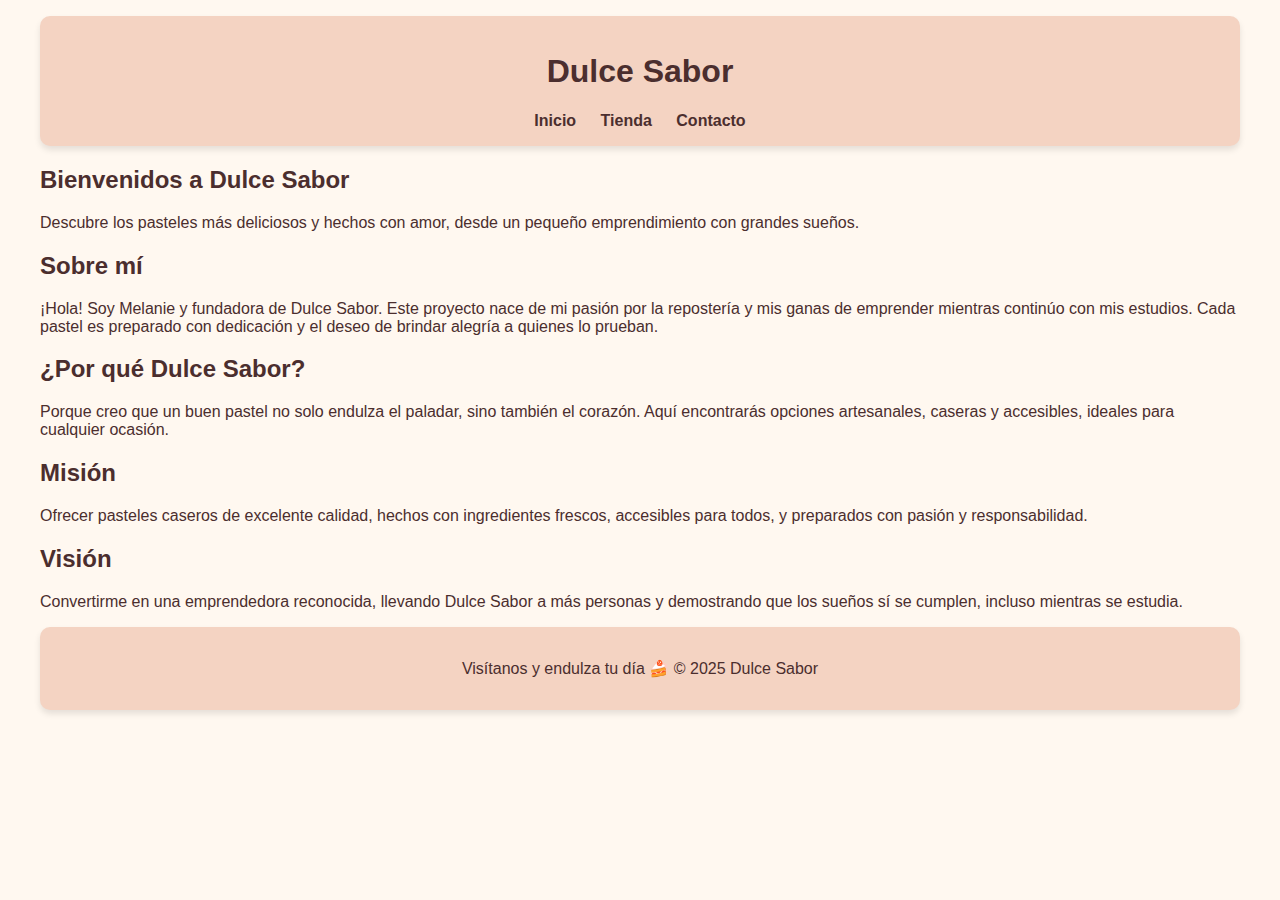
<file: index.html>
<!DOCTYPE html>
<html lang="es">
  <head>
    <meta charset="UTF-8" />
    <title>Dulce Sabor</title>
    <link rel="stylesheet" href="css/estilos.css" />
  </head>
  <body>
    <div class="container">
      <header>
        <h1>Dulce Sabor</h1>
        <nav>
          <a href="index.html">Inicio</a>
          <a href="tienda.html">Tienda</a>
          <a href="contacto.html">Contacto</a>
        </nav>
      </header>

      <main>
        <section>
          <h2>Bienvenidos a Dulce Sabor</h2>
          <p>Descubre los pasteles más deliciosos y hechos con amor, desde un pequeño emprendimiento con grandes sueños.</p>
        </section>
      
        <section>
          <h2>Sobre mí</h2>
          <p>
            ¡Hola! Soy Melanie y fundadora de Dulce Sabor. Este proyecto nace de mi pasión por la repostería y mis ganas de emprender mientras continúo con mis estudios. Cada pastel es preparado con dedicación y el deseo de brindar alegría a quienes lo prueban.
          </p>
        </section>
      
        <section>
          <h2>¿Por qué Dulce Sabor?</h2>
          <p>
            Porque creo que un buen pastel no solo endulza el paladar, sino también el corazón. Aquí encontrarás opciones artesanales, caseras y accesibles, ideales para cualquier ocasión.
          </p>
        </section>
      
        <section>
          <h2>Misión</h2>
          <p>
            Ofrecer pasteles caseros de excelente calidad, hechos con ingredientes frescos, accesibles para todos, y preparados con pasión y responsabilidad.
          </p>
        </section>
      
        <section>
          <h2>Visión</h2>
          <p>
            Convertirme en una emprendedora reconocida, llevando Dulce Sabor a más personas y demostrando que los sueños sí se cumplen, incluso mientras se estudia.
          </p>
        </section>
      </main>
      
      <footer>
        <p>Visítanos y endulza tu día 🍰 © 2025 Dulce Sabor</p>
      </footer>
    </div>
  </body>
</html>
</file>
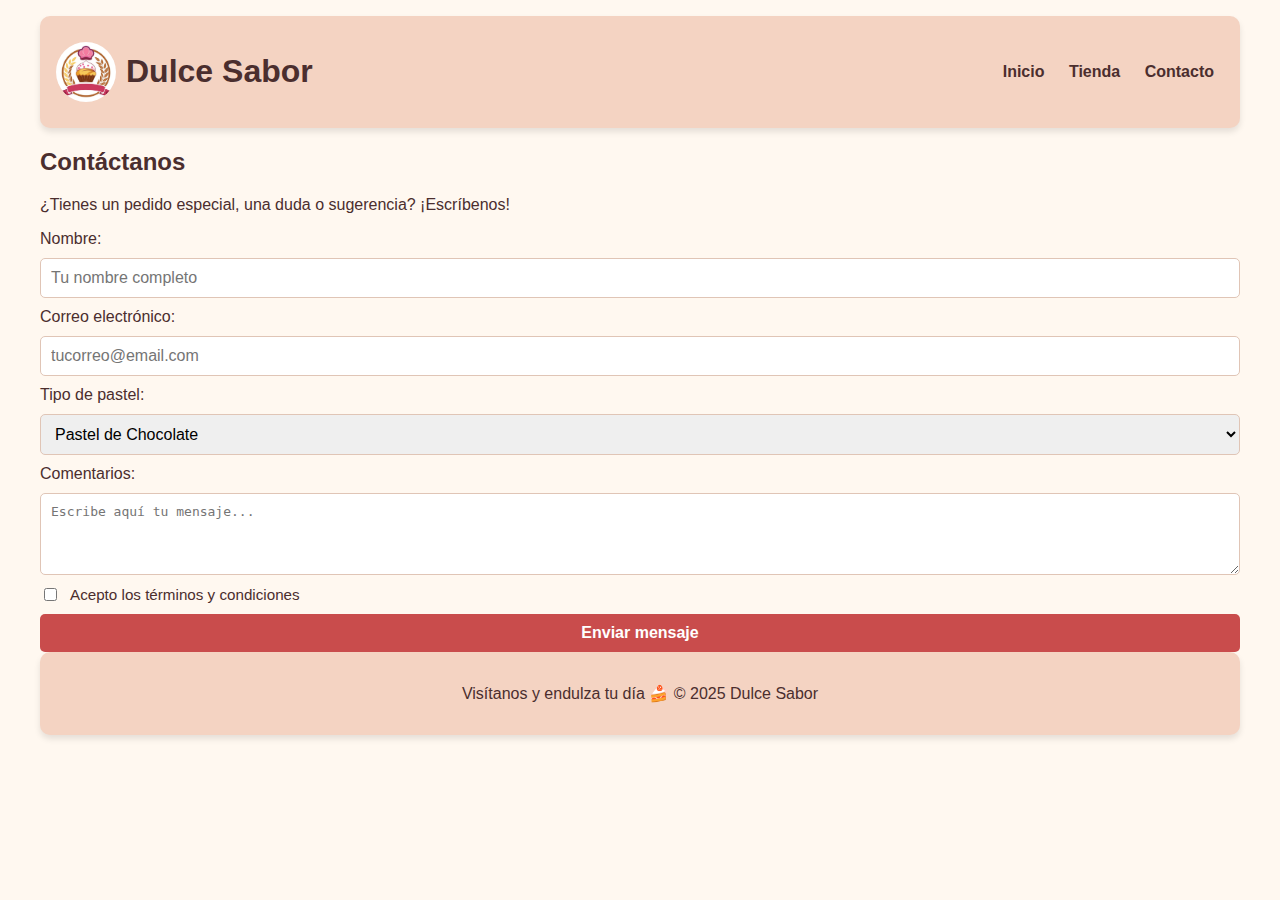
<file: contacto.html>
<!DOCTYPE html>
<html lang="es">
  <head>
    <meta charset="UTF-8" />
    <title>Contacto – Dulce Sabor</title>
    <link rel="stylesheet" href="css/estilos.css" />
    <script src ="js/contacto.js"></script>
  </head>
  <body>
    <div class="container">
      <header class="header-logo">
        <div class="logo-nombre">
          <img src="img/logo.jpg" alt="Logo Dulce Sabor" class="logo-redondo">
          <h1>Dulce Sabor</h1>
        </div>
        <nav>
          <a href="index.html">Inicio</a>
          <a href="tienda.html">Tienda</a>
          <a href="contacto.html">Contacto</a>
        </nav>
      </header>

      <main>
        <h2>Contáctanos</h2>
        <p>¿Tienes un pedido especial, una duda o sugerencia? ¡Escríbenos!</p>

        <div class="formulario-layout">
          <!-- Formulario a la izquierda -->
          <form action="#" method="post" id="formulario-contacto">
            <label for="nombre">Nombre:</label>
            <input type="text" id="nombre" name="nombre" placeholder="Tu nombre completo" required>

            <label for="email">Correo electrónico:</label>
            <input type="email" id="email" name="email" placeholder="tucorreo@email.com" required>

            <label for="tipo">Tipo de pastel:</label>
            <select id="tipo" name="tipo">
              <option value="chocolate">Pastel de Chocolate</option>
              <option value="fresa">Pastel de Fresa</option>
              <option value="vainilla">Pastel de Vainilla</option>
              <option value="frutas">Pastel de Frutas</option>
              <option value="redvelvet">Red Velvet</option>
              <option value="zanahoria">Pastel de Zanahoria</option>
            </select>

            <label for="comentarios">Comentarios:</label>
            <textarea id="comentarios" name="comentarios" rows="4" placeholder="Escribe aquí tu mensaje..."></textarea>

            <label class="checkbox">
              <input type="checkbox" name="terminos" required>
              Acepto los términos y condiciones
            </label>

            <button type="submit">Enviar mensaje</button>
          </form>

          <!-- Mensaje a la derecha -->
          <div id="mensaje-enviado" class="mensaje-enviado" style="display: none;">
            <p>¡Mensaje enviado nos pondremos en contacto! 📬</p>
            <button id="cerrar-mensaje">OK</button>
          </div>
        </div>
      </main>

      <footer>
        <p>Visítanos y endulza tu día 🍰 © 2025 Dulce Sabor</p>
      </footer>
    </div>
  </body>
</html>
</file>
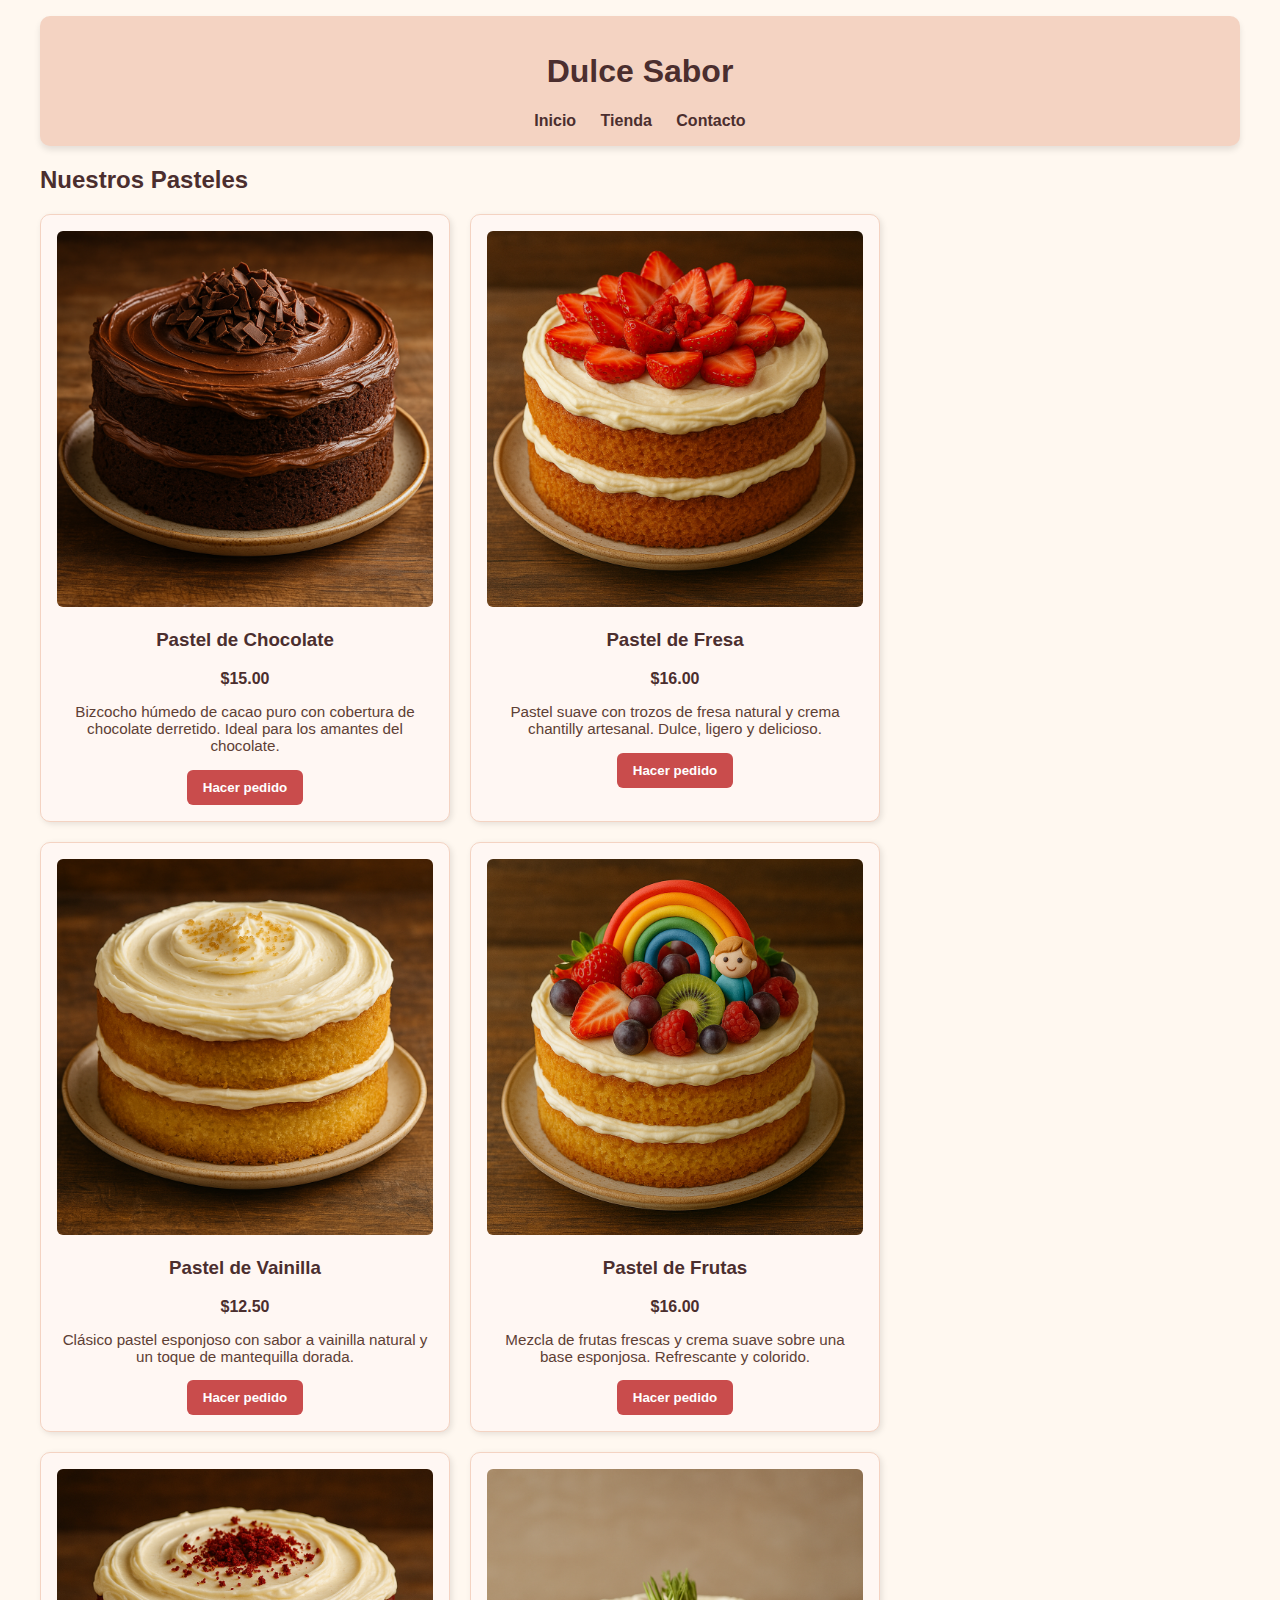
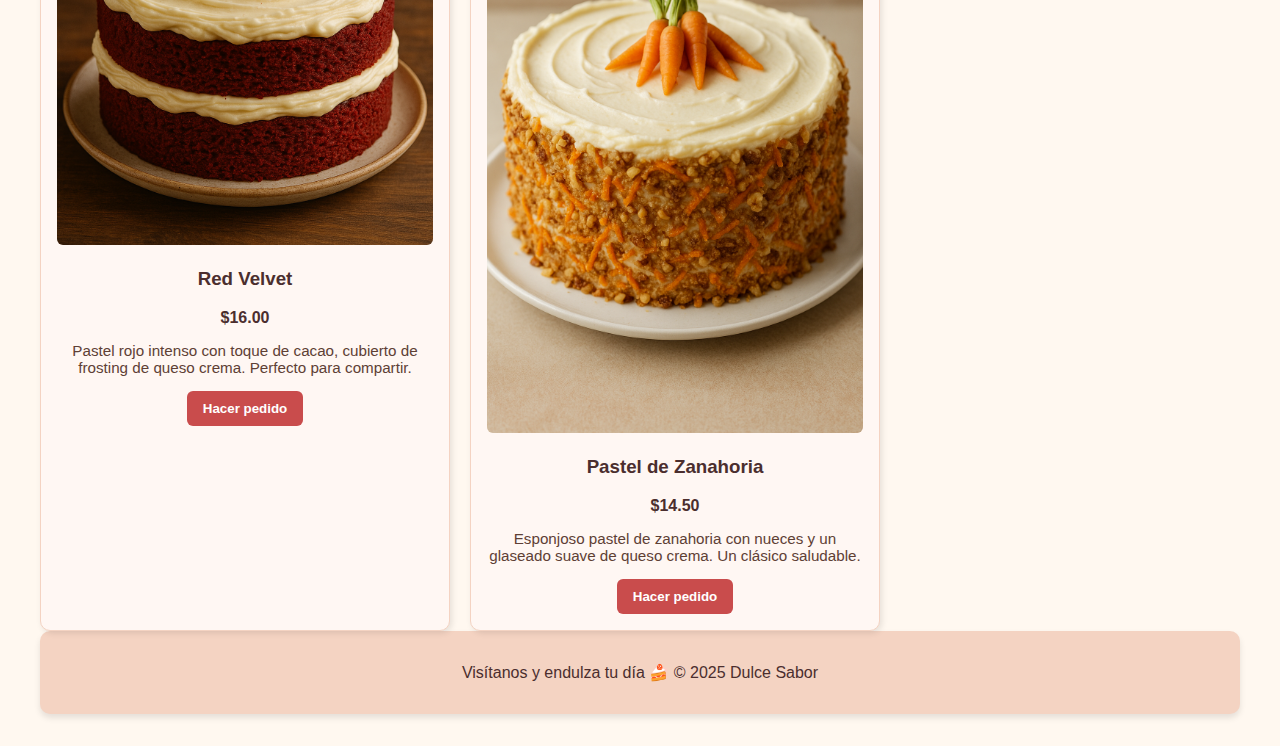
<file: tienda.html>
<!DOCTYPE html>
<html lang="es">
  <head>
    <meta charset="UTF-8" />
    <title>Tienda – Dulce Sabor</title>
    <link rel="stylesheet" href="css/estilos.css" />
  </head>
  <body>
    <div class="container">
      <header>
        <h1>Dulce Sabor</h1>
        <nav>
          <a href="index.html">Inicio</a>
          <a href="tienda.html">Tienda</a>
          <a href="contacto.html">Contacto</a>
        </nav>
      </header>

      <main>
        <h2>Nuestros Pasteles</h2>
        <div class="productos">
          <div class="producto">
            <img src="img/imagenespastel-chocolate.jpg.png" alt="Pastel de Chocolate">
            <h3>Pastel de Chocolate</h3>
            <p class="precio">$15.00</p>
            <p class="descripcion">Bizcocho húmedo de cacao puro con cobertura de chocolate derretido. Ideal para los amantes del chocolate.</p>
            <button>Hacer pedido</button>
          </div>

          <div class="producto">
            <img src="img/img fresa.png" alt="Pastel de Fresa">
            <h3>Pastel de Fresa</h3>
            <p class="precio">$16.00</p>
            <p class="descripcion">Pastel suave con trozos de fresa natural y crema chantilly artesanal. Dulce, ligero y delicioso.</p>
            <button>Hacer pedido</button>
          </div>

          <div class="producto">
            <img src="img/imgvainilla jpg.png" alt="Pastel de Vainilla">
            <h3>Pastel de Vainilla</h3>
            <p class="precio">$12.50</p>
            <p class="descripcion">Clásico pastel esponjoso con sabor a vainilla natural y un toque de mantequilla dorada.</p>
            <button>Hacer pedido</button>
          </div>

          <div class="producto">
            <img src="img/img pastel frutas.png" alt="Pastel de Frutas">
            <h3>Pastel de Frutas</h3>
            <p class="precio">$16.00</p>
            <p class="descripcion">Mezcla de frutas frescas y crema suave sobre una base esponjosa. Refrescante y colorido.</p>
            <button>Hacer pedido</button>
          </div>

          <div class="producto">
            <img src="img/img ret velet.png" alt="Red Velvet">
            <h3>Red Velvet</h3>
            <p class="precio">$16.00</p>
            <p class="descripcion">Pastel rojo intenso con toque de cacao, cubierto de frosting de queso crema. Perfecto para compartir.</p>
            <button>Hacer pedido</button>
          </div>

          <div class="producto">
            <img src="img/img zanahoria.png" alt="Pastel de Zanahoria">
            <h3>Pastel de Zanahoria</h3>
            <p class="precio">$14.50</p>
            <p class="descripcion">Esponjoso pastel de zanahoria con nueces y un glaseado suave de queso crema. Un clásico saludable.</p>
            <button>Hacer pedido</button>
          </div>
        </div>
      </main>

      <footer>
        <p>Visítanos y endulza tu día 🍰 © 2025 Dulce Sabor</p>
      </footer>
    </div>
  </body>
</html>
</file>
<file: css/estilos.css>
/* Reset y base */
body {
  margin: 0;
  font-family: 'Segoe UI', Tahoma, Geneva, Verdana, sans-serif;
  background-color: #fff8f0;
  color: #4b2e2e;
}

.container {
  max-width: 1200px;
  margin: auto;
  padding: 1em;
}

/* Header & Footer */
header, footer {
  background-color: #f4d3c2;
  padding: 1em;
  border-radius: 10px;
  text-align: center;
  margin-bottom: 1em;
  box-shadow: 0 4px 6px rgba(0,0,0,0.1);
}

nav a {
  text-decoration: none;
  color: #4b2e2e;
  margin: 0 10px;
  font-weight: bold;
}

nav a:hover {
  color: #c94c4c;
}

/* Layout de tienda */
.tienda-layout {
  display: flex;
  gap: 20px;
  align-items: flex-start;
}

/* Productos */
.productos {
  width: 70%;
  display: grid;
  grid-template-columns: repeat(2, 1fr);
  gap: 20px;
}

.producto {
  background: #fff7f3;
  border: 1px solid #f4d3c2;
  border-radius: 10px;
  padding: 1em;
  text-align: center;
  box-shadow: 2px 2px 6px rgba(0,0,0,0.1);
}

.producto img {
  max-width: 100%;
  border-radius: 6px;
}

.producto .precio {
  font-weight: bold;
  margin: 0.5em 0;
}

.producto .descripcion {
  font-size: 0.95em;
  color: #5e4035;
  margin-bottom: 1em;
}

.producto button {
  background-color: #c94c4c;
  color: white;
  border: none;
  padding: 10px 16px;
  border-radius: 6px;
  cursor: pointer;
  font-weight: bold;
}

.producto button:hover {
  background-color: #a63b3b;
}

/* Carrito */
#carrito {
  width: 30%;
  background: #fff;
  border: 1px solid #f4d3c2;
  border-radius: 10px;
  padding: 1em;
  box-shadow: 2px 2px 6px rgba(0,0,0,0.1);
}

#carrito h2 {
  color: #d97b46;
  margin-bottom: 1em;
}

#carrito ul {
  list-style: none;
  padding-left: 0;
  margin-bottom: 1em;
}

#carrito li {
  margin-bottom: 8px;
}

#realizar-pedido {
  width: 100%;
  background-color: #d97b46;
  border: none;
  color: white;
  padding: 10px;
  border-radius: 6px;
  cursor: pointer;
}

#realizar-pedido:hover {
  background-color: #c76633;
}

.formulario-layout {
  display: flex;
  gap: 30px;
  margin-top: 1em;
  flex-wrap: wrap;
}

form {
  flex: 1;
  display: flex;
  flex-direction: column;
  gap: 10px;
}

form input, form select, form textarea, form button {
  padding: 10px;
  border: 1px solid #e0c5b6;
  border-radius: 5px;
  font-size: 1em;
}

form button {
  background-color: #c94c4c;
  color: white;
  border: none;
  cursor: pointer;
  font-weight: bold;
  transition: background-color 0.3s ease;
}

form button:hover {
  background-color: #a63b3b;
}

.checkbox {
  display: flex;
  align-items: center;
  gap: 10px;
  font-size: 0.95em;
}

/* Mensaje a la derecha */
.mensaje-enviado {
  flex: 0.9;
  background-color: #f4d3c2;
  border: 2px solid #e0c5b6;
  border-radius: 10px;
  padding: 20px;
  color: #4b2e2e;
  font-weight: bold;
  text-align: center;
  display: flex;
  flex-direction: column;
  justify-content: center;
  box-shadow: 2px 2px 6px rgba(0,0,0,0.1);
}

.mensaje-enviado button {
  margin-top: 15px;
  padding: 10px 20px;
  background-color: #d97b46;
  border: none;
  color: white;
  font-weight: bold;
  border-radius: 6px;
  cursor: pointer;
}

.mensaje-enviado button:hover {
  background-color: #c76633;
}

/* Responsive */
@media (max-width: 768px) {
  .formulario-layout {
    flex-direction: column;
  }

  .mensaje-enviado {
    width: 100%;
  }
}

/* Responsive */
@media (max-width: 900px) {
  .tienda-layout {
    flex-direction: column;
  }

  .productos, #carrito {
    width: 100%;
  }

  .productos {
    grid-template-columns: 1fr;
  }
}

/* Hero Banner */
.hero {
  background-image: url('../img/banner-pastel.jpg'); /* imagen sugerida */
  background-size: cover;
  background-position: center;
  height: 300px;
  border-radius: 10px;
  display: flex;
  align-items: center;
  justify-content: center;
  margin-bottom: 2em;
  color: #fff;
  text-shadow: 2px 2px 4px rgba(0,0,0,0.3);
}

.hero-texto {
  background-color: rgba(255, 248, 240, 0.6);
  padding: 20px;
  border-radius: 10px;
  text-align: center;
  color: #4b2e2e;
}

/* Secciones personalizadas */
.intro, .sobre-mi, .diferenciales, .mision-vision {
  background-color: #fff7f3;
  border: 1px solid #f4d3c2;
  padding: 1.5em;
  border-radius: 10px;
  margin-bottom: 1.5em;
  box-shadow: 1px 2px 5px rgba(0,0,0,0.05);
}

.diferenciales ul {
  list-style: none;
  padding-left: 0;
}

.diferenciales li {
  margin-bottom: 0.5em;
  font-weight: bold;
  color: #c94c4c;
}

.mision-vision {
  display: flex;
  gap: 20px;
  flex-wrap: wrap;
}

.mision, .vision {
  flex: 1;
}

/* Header con logo */
.header-logo {
  display: flex;
  justify-content: space-between;
  align-items: center;
  background-color: #f4d3c2;
  padding: 1em;
  border-radius: 10px;
  margin-bottom: 1em;
  box-shadow: 0 4px 6px rgba(0,0,0,0.1);
  flex-wrap: wrap;
}

.logo-nombre {
  display: flex;
  align-items: center;
  gap: 10px;
}

.logo-redondo {
  width: 60px;
  height: 60px;
  border-radius: 50%;
  object-fit: cover;
}

/* Sobre mí con imagen */
.contenido-sobre-mi {
  display: flex;
  gap: 20px;
  align-items: center;
  flex-wrap: wrap;
}

.contenido-sobre-mi .texto {
  flex: 1;
}

.img-fundadora {
  width: 220px;
  height: auto;
  border-radius: 15px;
  box-shadow: 2px 2px 6px rgba(0,0,0,0.1);
}

/* Galería de pasteles */
.galeria-pasteles {
  display: flex;
  justify-content: space-between;
  gap: 20px;
  flex-wrap: wrap;
  margin-top: 1em;
}

.galeria-pasteles .item {
  flex: 1;
  min-width: 200px;
  text-align: center;
}

.galeria-pasteles img {
  width: 100%;
  border-radius: 15px;
  box-shadow: 1px 2px 4px rgba(0,0,0,0.1);
  margin-bottom: 0.5em;
}

/* Misión y Visión extendidas */
.mision-vision {
  display: flex;
  gap: 30px;
  flex-direction: column;
}

.mision, .vision {
  background-color: #fff7f3;
  border: 1px solid #f4d3c2;
  padding: 1.5em;
  border-radius: 10px;
  box-shadow: 1px 2px 5px rgba(0,0,0,0.05);
}

/* Responsive */
@media (max-width: 768px) {
  .contenido-sobre-mi {
    flex-direction: column;
    text-align: center;
  }

  .galeria-pasteles {
    flex-direction: column;
  }

  .logo-nombre {
    justify-content: center;
    width: 100%;
    margin-bottom: 1em;
  }

  .header-logo nav {
    width: 100%;
    text-align: center;
  }
}
</file>
